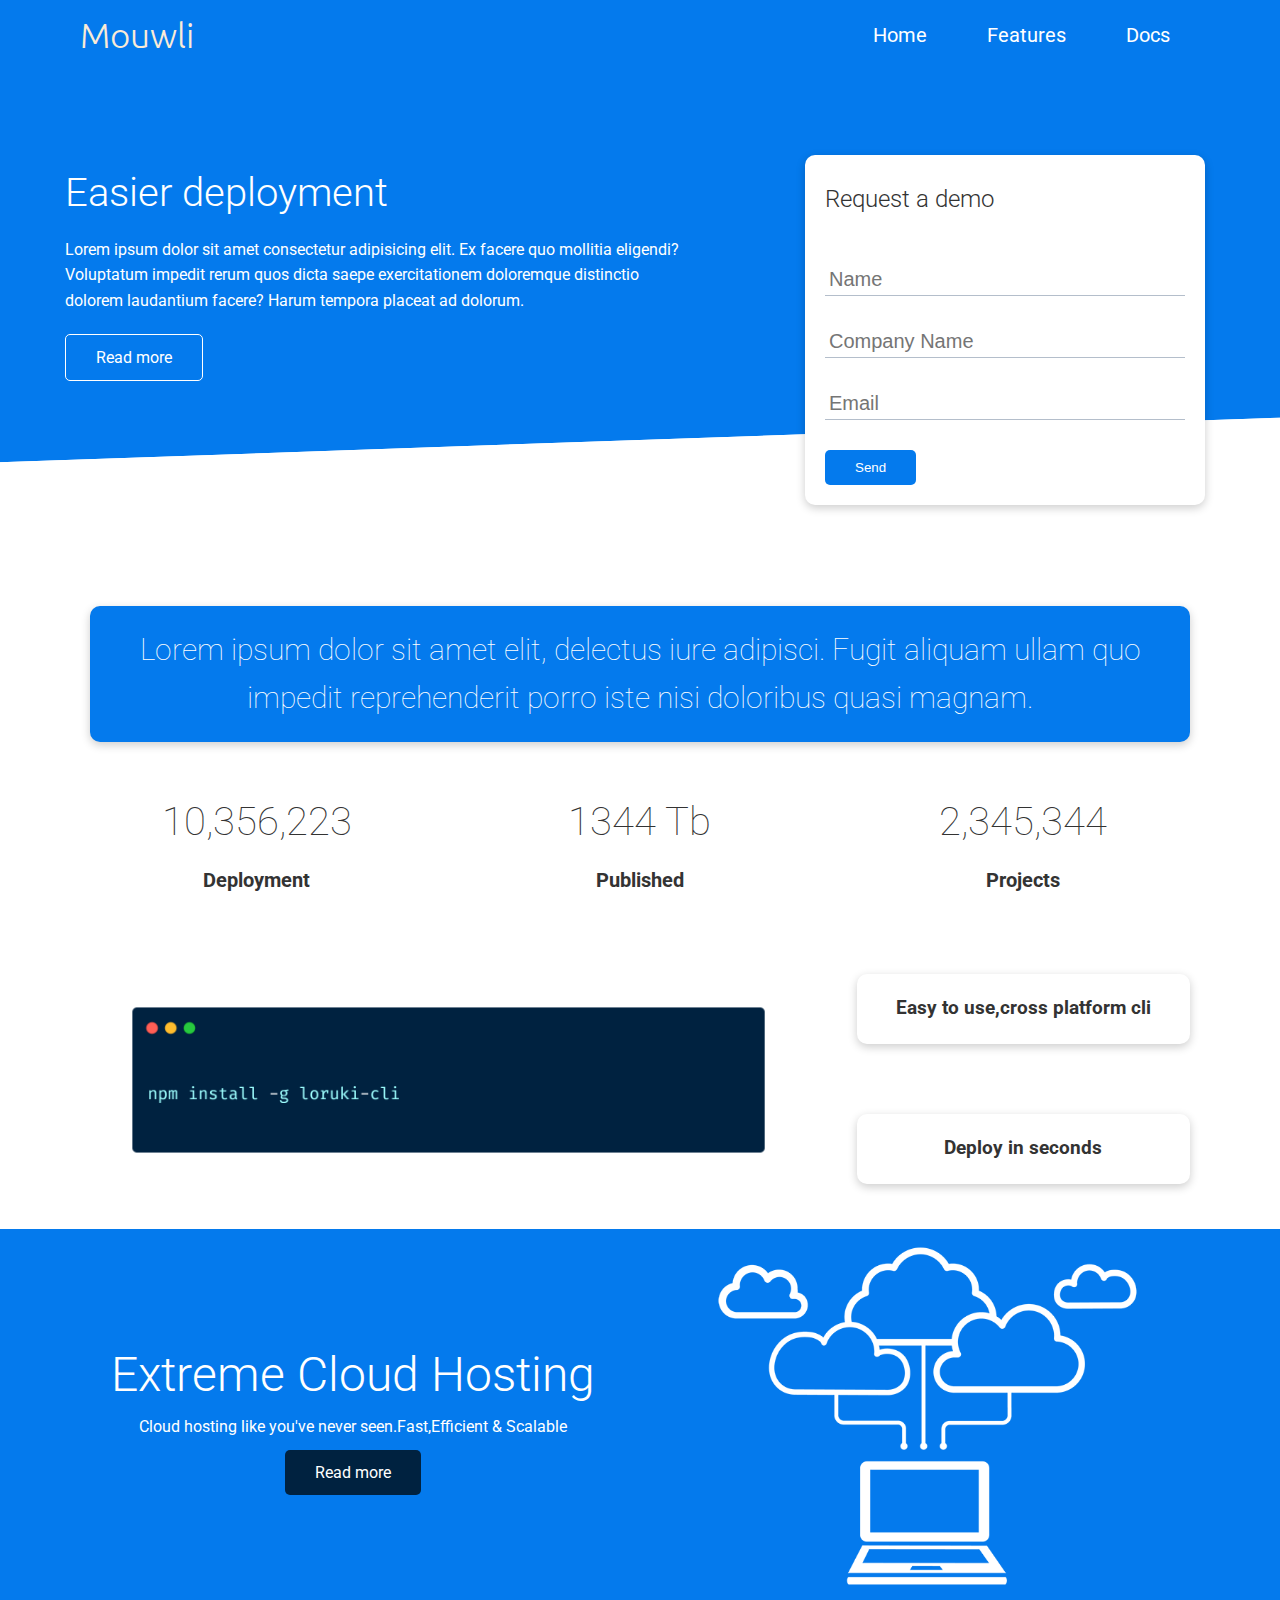
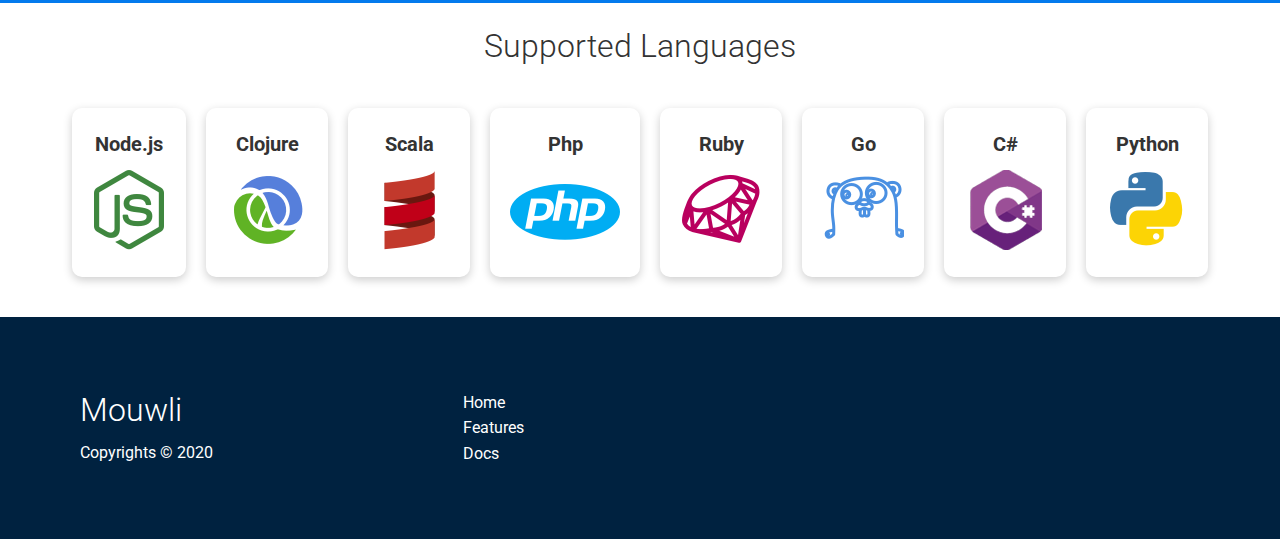
<file: index.html>
<!DOCTYPE html>
<html lang="en">
<head>
    <meta charset="UTF-8">
    <meta name="viewport" content="width=device-width, initial-scale=1.0">
    <link rel="preconnect" href="https://fonts.gstatic.com">
    <link href="https://fonts.googleapis.com/css2?family=Roboto:ital,wght@1,300&family=Ubuntu:ital@1&display=swap" rel="stylesheet">
    <link rel="stylesheet" href="https://cdnjs.cloudflare.com/ajax/libs/font-awesome/5.15.1/css/all.min.css" integrity="sha512-+4zCK9k+qNFUR5X+cKL9EIR+ZOhtIloNl9GIKS57V1MyNsYpYcUrUeQc9vNfzsWfV28IaLL3i96P9sdNyeRssA==" crossorigin="anonymous" />
    <link rel="stylesheet" href="style.css">
    <title>Mouwli</title>
</head>
<body>
    <!-- Navbar -->
    <div class="navbar">
        <div class="container flex">
            <h1 class="logo">Mouwli</h1>
            <nav>
                <ul>
                    <li><a href="index.html">Home</a></li>
                    <li><a href="features.html">Features</a></li>
                    <li><a href="docs.html">Docs</a></li>
                </ul>
            </nav>
        </div>
    </div>
    <!-- Showcase -->
    <section class="showcase">
        <div class="container grid">
            <div class="showcase-text">
                <h1>Easier deployment</h1>
                <p>Lorem ipsum dolor sit amet consectetur adipisicing elit. Ex facere quo mollitia eligendi? Voluptatum impedit rerum quos dicta saepe exercitationem doloremque distinctio dolorem laudantium facere? Harum tempora placeat ad dolorum.</p>
                <a href="features.html" class="btn btn-outline">Read more</a>
            </div>
            <div class="showcase-form card">
                <h2>Request a demo</h2>
                <form name="contact" method="POST" netlify-honeypot="bot-field" data-netlify="true">
                    <input type="hidden" name="form-name" value="contact">
                    <p class="hidden">
                        <label>Don't fill this out if you're human: <input name="bot-field"></label>
                    </p>
                    <div class="form-control">
                        <input type="text" name="name" placeholder="Name" required>
                    </div>
                    <div class="form-control">
                        <input type="text" name="company" placeholder="Company Name" required>
                    </div>
                    <div class="form-control">
                        <input type="text" name="email" placeholder="Email" required>
                    </div>
                    <input type="submit" value="Send" class="btn btn-primary">
                </form>
            </div>
        </div>
    </section>
    <!-- stats -->
    <section class="stats">
        <div class="container">
            <h3 class="stats-heading text-center card">
                Lorem ipsum dolor sit amet elit, delectus iure adipisci. Fugit aliquam ullam quo impedit reprehenderit porro iste nisi doloribus quasi magnam.
            </h3>
            <div class="grid grid-3 text-center my-4">
                <div>
                    <i class="fas fa-server fa-3x"></i>
                    <h3>10,356,223</h3>
                    <p class="text-secondary">Deployment</p>
                </div>
                <div>
                    <i class="fas fa-upload fa-3x"></i>
                    <h3>1344 Tb</h3>
                    <p class="text-secondary">Published</p>
                </div>
                <div>
                    <i class="fas fa-project-diagram fa-3x"></i>
                    <h3>2,345,344</h3>
                    <p class="text-secondary">Projects</p>
                </div>
            </div>
        </div>
    </section>
    <!--Cli -->
    <section class="cli">
        <div class="container grid">
            <img src="images/cli.png" alt="">
            <div class="card">
                <h3 class="text-center">Easy to use,cross platform cli</h3>
            </div>
            <div class="card">
                <h3 class="text-center">Deploy in seconds</h3>
            </div>
        </div>
    </section>
    <!-- Cloud -->
    <section class="cloud bg-primary my-2 py2">
        <div class="container grid">
            <div class="text-center">
                <h2 class="lg">
                    Extreme Cloud Hosting
                </h2>
                <p class="lead my1">Cloud hosting like you've never seen.Fast,Efficient & Scalable</p>
                <a href="features.html" class="btn btn-dark">Read more</a>
            </div>
            <img src="images/cloud.png" alt="">
        </div>
    </section>
    <!-- Languages -->
    <section class="languages">
        <h2 class="md text-center my-2">Supported Languages</h2>
        <div class="container flex">
            <div class="card">
                <h4>Node.js</h4>
                <img src="images/logos/node.png" alt="">
            </div>
            <div class="card">
                <h4>Clojure</h4>
                <img src="images/logos/clojure.png" alt="">
            </div>
            <div class="card">
                <h4>Scala</h4>
                <img src="images/logos/scala.png" alt="">
            </div>
            <div class="card">
                <h4>Php</h4>
                <img src="images/logos/php.png" alt="">
            </div>
            <div class="card">
                <h4>Ruby</h4>
                <img src="images/logos/ruby.png" alt="">
            </div>
            <div class="card">
                <h4>Go</h4>
                <img src="images/logos/go.png" alt="">
            </div>
            <div class="card">
                <h4>C#</h4>
                <img src="images/logos/csharp.png" alt="">
            </div>
            <div class="card">
                <h4>Python</h4>
                <img src="images/logos/python.png" alt="">
            </div>
        </div>
    </section>
    <!-- Footer -->
    <footer class="footer bg-dark py-5">
        <div class="container grid grid-3">
            <div>
                <h1>Mouwli</h1>
                <p>Copyrights &copy 2020</p>
            </div>
            <nav>
                <ul>
                    <li><a href="index.html">Home</a></li>
                    <li><a href="features.html">Features</a></li>
                    <li><a href="docs.html">Docs</a></li>
                </ul>
            </nav>
            <div class="social">
                <a href="#"><i class="fab fa-github fa-2x"></i></a>
                <a href="#"><i class="fab fa-facebook fa-2x"></i></a>
                <a href="#"><i class="fab fa-instagram fa-2x"></i></a>
                <a href="#"><i class="fab fa-twitter fa-2x"></i></a>
            </div>
        </div>
    </footer>
</body>
</html>
</file>
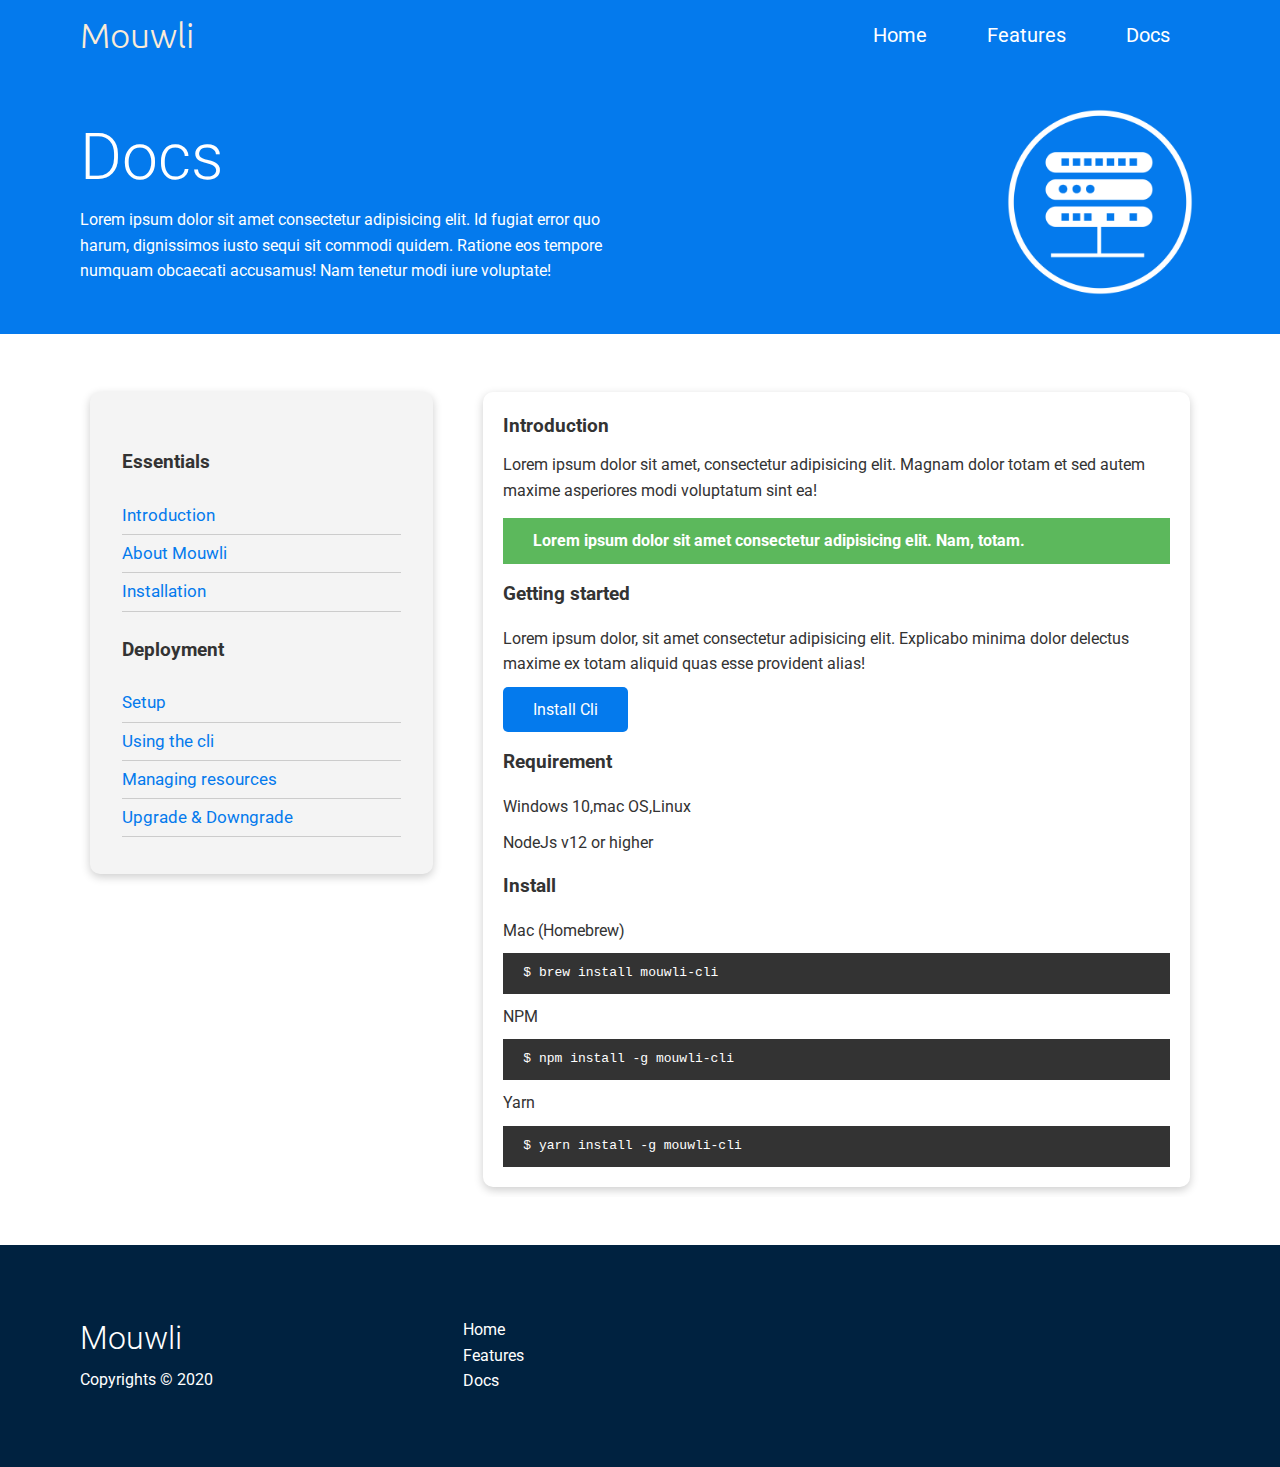
<file: docs.html>
<!DOCTYPE html>
<html lang="en">
<head>
    <meta charset="UTF-8">
    <meta name="viewport" content="width=device-width, initial-scale=1.0">
    <link rel="preconnect" href="https://fonts.gstatic.com">
    <link href="https://fonts.googleapis.com/css2?family=Roboto:ital,wght@1,300&family=Ubuntu:ital@1&display=swap" rel="stylesheet">
    <link rel="stylesheet" href="https://cdnjs.cloudflare.com/ajax/libs/font-awesome/5.15.1/css/all.min.css" integrity="sha512-+4zCK9k+qNFUR5X+cKL9EIR+ZOhtIloNl9GIKS57V1MyNsYpYcUrUeQc9vNfzsWfV28IaLL3i96P9sdNyeRssA==" crossorigin="anonymous" />
    <link rel="stylesheet" href="style.css">
    <title>Mouwli</title>
</head>
<body>
    <!-- Navbar -->
    <div class="navbar">
        <div class="container flex">
            <h1 class="logo">Mouwli</h1>
            <nav>
                <ul>
                    <li><a href="index.html">Home</a></li>
                    <li><a href="features.html">Features</a></li>
                    <li><a href="docs.html">Docs</a></li>
                </ul>
            </nav>
        </div>
    </div>
    <!-- Docs head -->
    <section class="docs-head bg-primary py-3">
        <div class="container grid">
            <div>
                <h1 class="xl">
                    Docs
                </h1>
                <p class="lead">
                    Lorem ipsum dolor sit amet consectetur adipisicing elit. Id fugiat error quo harum, dignissimos iusto sequi sit commodi quidem. Ratione eos tempore numquam obcaecati accusamus! Nam tenetur modi iure voluptate!
                </p>
            </div>
            <img src="images/server.png" alt="">
        </div>
    </section>
    <!-- Docs main -->
    <section class="docs-main my-4">
        <div class="container grid">

            <div class="card bg-light p-3">
                <h3 class="my-2">Essentials</h3>
                <nav>
                    <ul>
                        <li><a href="#" class="text-primary">Introduction</a></li>
                        <li><a href="#" class="text-primary">About Mouwli</a></li>
                        <li><a href="#" class="text-primary">Installation</a></li>
                    </ul>
                </nav>
                <h3 class="my-2">Deployment</h3>
                <nav>
                    <ul>
                        <li><a href="#" class="text-primary">Setup</a></li>
                        <li><a href="#" class="text-primary">Using the cli</a></li>
                        <li><a href="#" class="text-primary">Managing resources</a></li>
                        <li><a href="#" class="text-primary">Upgrade & Downgrade</a></li>
                    </ul>
                </nav>
            </div>

            <div class="card">
                <h3>Introduction</h3>
                <p>Lorem ipsum dolor sit amet, consectetur adipisicing elit. Magnam dolor totam et sed autem maxime asperiores modi voluptatum sint ea!</p>
                <div class="alert alert-success">
                    <i class="fas fa-info"></i>
                    Lorem ipsum dolor sit amet consectetur adipisicing elit. Nam, totam.
                </div>
                <h3 class="my-1">Getting started</h3>
                <p>Lorem ipsum dolor, sit amet consectetur adipisicing elit. Explicabo minima dolor delectus maxime ex totam aliquid quas esse provident alias!</p>
                <a href="#" class="btn btn-primary">Install Cli</a>
                <h3 class="my-1">Requirement</h3>
                <p>Windows 10,mac OS,Linux</p>
                <p>NodeJs v12 or higher</p>
                <h3 class="my-1">Install</h3>
                <p>Mac (Homebrew)</p>
                <pre><code>$ brew install mouwli-cli</code></pre>
                <p>NPM</p>
                <pre><code>$ npm install -g mouwli-cli</code></pre>
                <p>Yarn</p>
                <pre><code>$ yarn install -g mouwli-cli</code></pre>
            </div>
        </div>
    </section>
    <!-- Footer -->
    <footer class="footer bg-dark py-5">
        <div class="container grid grid-3">
            <div>
                <h1>Mouwli</h1>
                <p>Copyrights &copy 2020</p>
            </div>
            <nav>
                <ul>
                    <li><a href="index.html">Home</a></li>
                    <li><a href="features.html">Features</a></li>
                    <li><a href="docs.html">Docs</a></li>
                </ul>
            </nav>
            <div class="social">
                <a href="#"><i class="fab fa-github fa-2x"></i></a>
                <a href="#"><i class="fab fa-facebook fa-2x"></i></a>
                <a href="#"><i class="fab fa-instagram fa-2x"></i></a>
                <a href="#"><i class="fab fa-twitter fa-2x"></i></a>
            </div>
        </div>
    </footer>
</body>
</html>
</file>
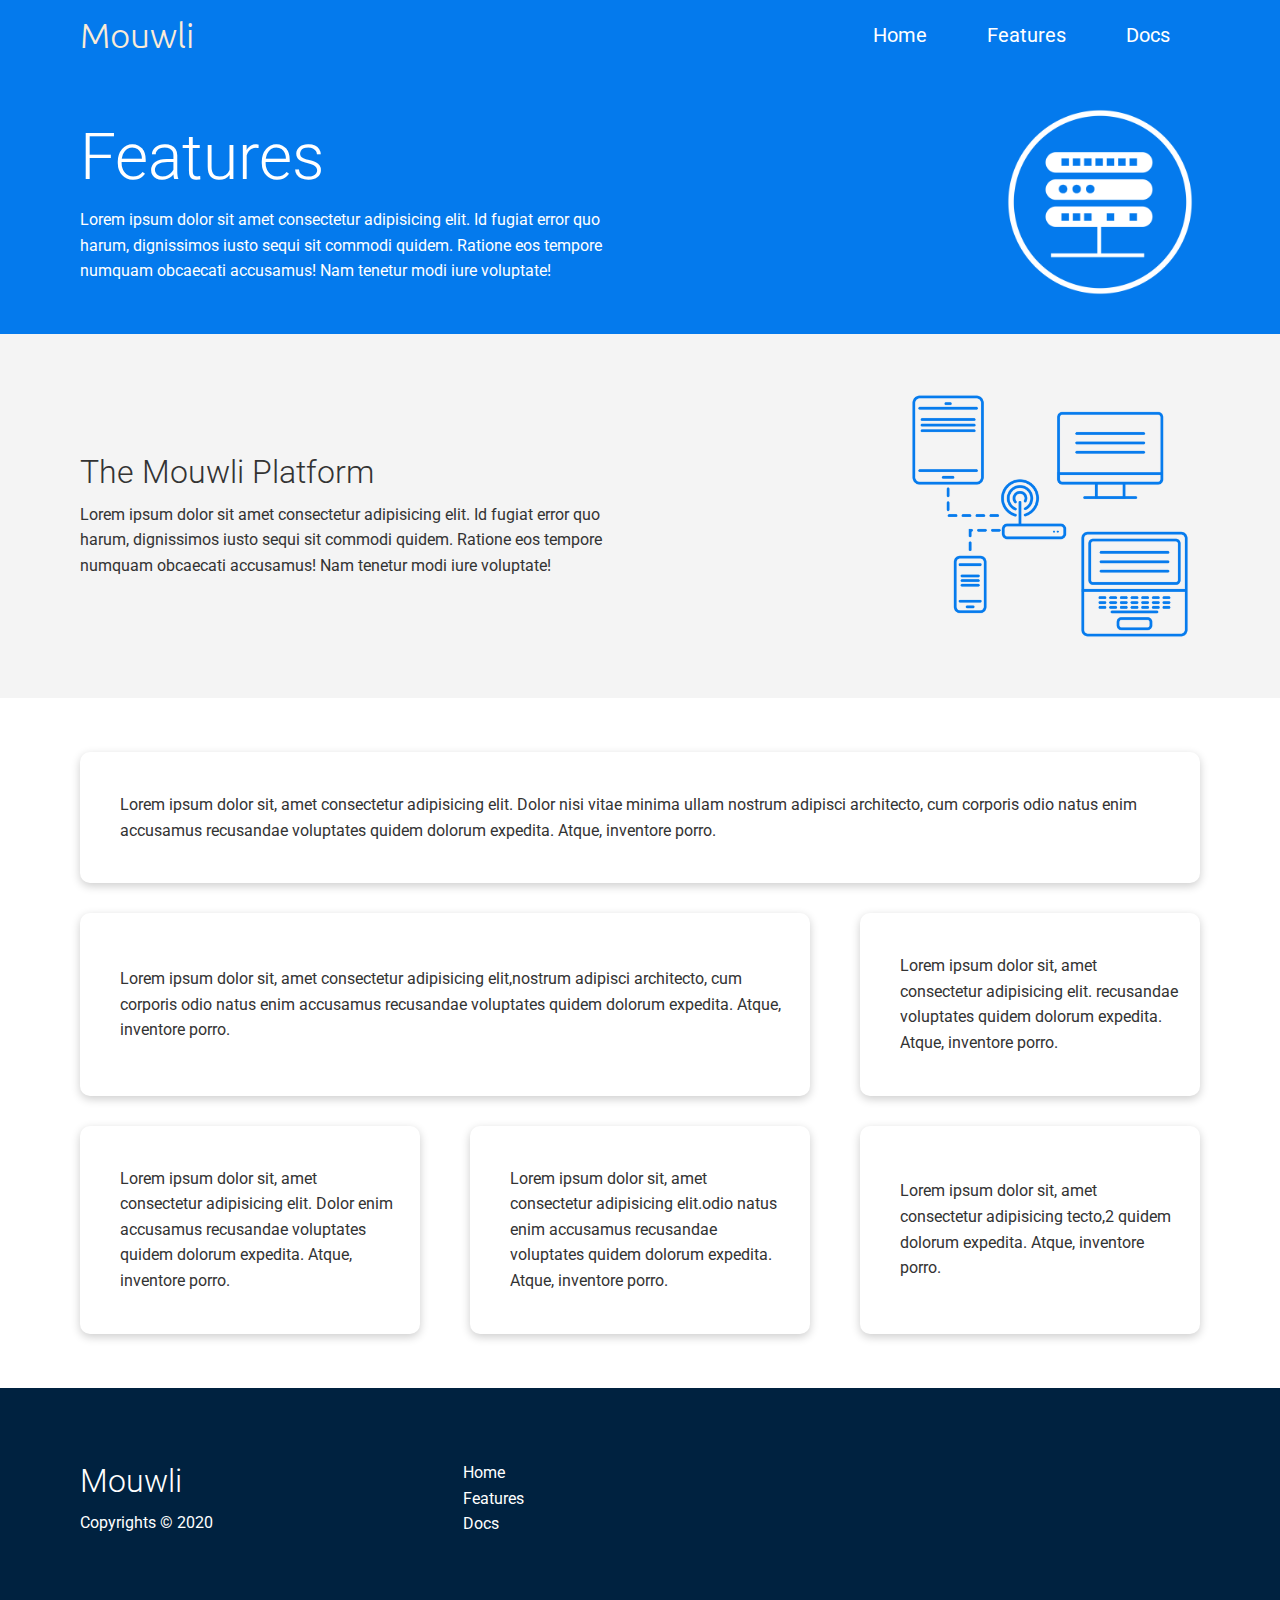
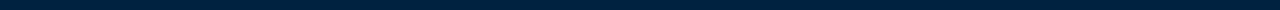
<file: features.html>
<!DOCTYPE html>
<html lang="en">
<head>
    <meta charset="UTF-8">
    <meta name="viewport" content="width=device-width, initial-scale=1.0">
    <link rel="preconnect" href="https://fonts.gstatic.com">
    <link href="https://fonts.googleapis.com/css2?family=Roboto:ital,wght@1,300&family=Ubuntu:ital@1&display=swap" rel="stylesheet">
    <link rel="stylesheet" href="https://cdnjs.cloudflare.com/ajax/libs/font-awesome/5.15.1/css/all.min.css" integrity="sha512-+4zCK9k+qNFUR5X+cKL9EIR+ZOhtIloNl9GIKS57V1MyNsYpYcUrUeQc9vNfzsWfV28IaLL3i96P9sdNyeRssA==" crossorigin="anonymous" />
    <link rel="stylesheet" href="style.css">
    <title>Mouwli</title>
</head>
<body>
    <!-- Navbar -->
    <div class="navbar">
        <div class="container flex">
            <h1 class="logo">Mouwli</h1>
            <nav>
                <ul>
                    <li><a href="index.html">Home</a></li>
                    <li><a href="features.html">Features</a></li>
                    <li><a href="docs.html">Docs</a></li>
                </ul>
            </nav>
        </div>
    </div>
    <!-- Feature head -->
    <section class="feature-head bg-primary py-3">
        <div class="container grid">
            <div>
                <h1 class="xl">
                    Features
                </h1>
                <p class="lead">
                    Lorem ipsum dolor sit amet consectetur adipisicing elit. Id fugiat error quo harum, dignissimos iusto sequi sit commodi quidem. Ratione eos tempore numquam obcaecati accusamus! Nam tenetur modi iure voluptate!
                </p>
            </div>
            <img src="images/server.png" alt="">
        </div>
    </section>
    <!-- Feature sub-head -->
    <section class="feature-sub-head bg-light py-3">
        <div class="container grid">
            <div>
                <h1 class="md">
                    The Mouwli Platform
                </h1>
                <p>
                    Lorem ipsum dolor sit amet consectetur adipisicing elit. Id fugiat error quo harum, dignissimos iusto sequi sit commodi quidem. Ratione eos tempore numquam obcaecati accusamus! Nam tenetur modi iure voluptate!
                </p>
            </div>
            <img src="images/server2.png" alt="">
        </div>
    </section>
    <!-- Feature main -->
    <section class="feature-main my-2">
        <div class="container grid grid-3">
            <div class="card flex">
                <i class="fas fa-server fa-3x"></i>
                <p>Lorem ipsum dolor sit, amet consectetur adipisicing elit. Dolor nisi vitae minima ullam nostrum adipisci architecto, cum corporis odio natus enim accusamus recusandae voluptates quidem dolorum expedita. Atque, inventore porro.</p>
            </div>
            <div class="card flex">
                <i class="fas fa-upload fa-3x"></i>
                <p>Lorem ipsum dolor sit, amet consectetur adipisicing elit,nostrum adipisci architecto, cum corporis odio natus enim accusamus recusandae voluptates quidem dolorum expedita. Atque, inventore porro.</p>
            </div>
            <div class="card flex">
                <i class="fas fa-power-off fa-3x"></i>
                <p>Lorem ipsum dolor sit, amet consectetur adipisicing elit. recusandae voluptates quidem dolorum expedita. Atque, inventore porro.</p>
            </div>
            <div class="card flex">
                <i class="fas fa-database fa-3x"></i>
                <p>Lorem ipsum dolor sit, amet consectetur adipisicing elit. Dolor enim accusamus recusandae voluptates quidem dolorum expedita. Atque, inventore porro.</p>
            </div>
            <div class="card flex">
                <i class="fas fa-laptop fa-3x"></i>
                <p>Lorem ipsum dolor sit, amet consectetur adipisicing elit.odio natus enim accusamus recusandae voluptates quidem dolorum expedita. Atque, inventore porro.</p>
            </div>
            <div class="card flex">
                <i class="fas fa-download fa-3x"></i>
                <p>Lorem ipsum dolor sit, amet consectetur adipisicing tecto,2 quidem dolorum expedita. Atque, inventore porro.</p>
            </div>
        </div>
    </section>
    <!-- Footer -->
    <footer class="footer bg-dark py-5">
        <div class="container grid grid-3">
            <div>
                <h1>Mouwli</h1>
                <p>Copyrights &copy 2020</p>
            </div>
            <nav>
                <ul>
                    <li><a href="index.html">Home</a></li>
                    <li><a href="features.html">Features</a></li>
                    <li><a href="docs.html">Docs</a></li>
                </ul>
            </nav>
            <div class="social">
                <a href="#"><i class="fab fa-github fa-2x"></i></a>
                <a href="#"><i class="fab fa-facebook fa-2x"></i></a>
                <a href="#"><i class="fab fa-instagram fa-2x"></i></a>
                <a href="#"><i class="fab fa-twitter fa-2x"></i></a>
            </div>
        </div>
    </footer>
</body>
</html>
</file>
<file: style.css>
:root{
    --primary-color:#047aed;
    --secondary-color:#1c3fa8;
    --dark-color:#002240;
    --light-color:#f4f4f4;
    --success-color:#5cb85c;
    --error-color:#d9534f;
}
*{
    box-sizing: border-box;
    padding: 0;
    margin: 0;
}

body{
    font-family: 'Roboto', sans-serif;
    color: #333;
    line-height: 1.6;
}

ul{
    list-style-type: none;
}

a{
    text-decoration: none;
    color: #333;
}

h1,h2{
    font-weight: 300;
    line-height: 1.2;
    margin: 10px 0; 
}

p{
    margin: 10px 0;
}

img{
    width: 100%;
}

pre,code{
    background-color: #333;
    color: #fff;
    padding: 10px;
}

.hidden{
    visibility: hidden;
    height: 0;
}
/* Navbar */
.navbar{
    background-color: var(--primary-color);
    color: antiquewhite;
    height: 70px;
}
.navbar h1{
    font-family: 'Ubuntu' , sans-serif;
    font-size: 35px;
}
.navbar .flex{
    justify-content: space-between;
}

.navbar ul{
    display: flex;
}

.navbar li{
    font-size: 20px;
}
.navbar a{
    color: #ffffff;
    padding: 10px;
    margin: 0 20px;
}

.navbar a:hover{
    border-bottom: 2px white solid;
}
/* Showcase */
.showcase{
    background-color: var(--primary-color);
    height: 400px;
    color: #fff;
    position: relative;
}

.showcase h1{
    font-size: 40px;
}

.showcase p{
    margin: 20px 0;
}

.showcase .grid{
    grid-template-columns: 55% 45%;
    overflow: visible;
}

.showcase-text{
    animation: slideInFromLeft 1s ease-in;
}

.showcase-form{
    position: relative;
    top: 60px;
    height: 350px;
    width: 400px;
    padding: 40px;
    z-index: 100;
    justify-self: flex-end;
    animation: slideInFromRight 1s ease-in;
}

.showcase-form .form-control{
    margin: 30px 0;
}

.showcase-form input[type="text"],
.showcase-form input[type="email"]{
    font-size: 20px;
    border: none;
    border-bottom: 1px solid #b4becb;
    width: 100%;
    padding: 4px;
}

.showcase-form input:focus{
    outline: none;
}

.showcase::before,
.showcase::after{
    content: '';
    position: absolute;
    height: 100px;
    bottom: -70px;
    right: 0;
    left: 0;
    background-color:#fff;
    transform: skewY(-2deg);
}

/* Stats */

.stats{
    padding-top: 120px;
    animation: slideInFromBottom 1s ease-in;
}

.stats .stats-heading{
    max-width: 1100px;
    font-size: 30px;
    font-weight: lighter;
    margin:1rem auto;
    background-color: var(--primary-color);
    color: #fff;
}

.stats .grid h3{
    font-size: 40px;
    font-weight: lighter;
}

.stats .grid p{
    font-size: 20px;
    font-weight: bold;
}

/* Cli */

.cli .grid{
    grid-template-columns: repeat(3,1fr);
    grid-template-rows: repeat(2,1fr);
}

.cli .grid img{
    grid-column: 1/span 2;
    grid-row: 1/span 2;
}

/* Cloud */

.cloud.grid{
    grid-template-columns: 4fr 3fr;
}

/* languages */

.languages .card{
    text-align: center;
    margin: 18px 10px 40px;
    transition: transform 0.2s ease-in;
}

.languages .flex{
    flex-wrap: wrap;
    padding: 0 20px;
}

.languages .card h4{
    font-size: 20px;
    margin-bottom: 10px;
}

.languages .card:hover{
    transform: translateY(-15px);
}

/* Footer */
.footer .social a{
    margin: 0 10px;
}

/* Feature head & Sub-head */

.feature-head img,.docs-head img{
    width: 200px;
    justify-self: flex-end;
}

.feature-sub-head img{
    width: 300px;
    justify-self: flex-end;
}

/* Features main */

.feature-main .card i{
    margin-right: 20px;
}

.feature-main .grid{
    padding: 30px;
}

.feature-main .grid > *:first-child{
    grid-column: 1/span 3;
}

.feature-main .grid > *:nth-child(2){
    grid-column: 1/span 2;
}

/* docs */

.docs-main .grid{
    grid-template-columns: 1fr 2fr;
    align-items: flex-start;
}

.docs-main nav li{
    font-size: 17px;
    padding-bottom: 5px;
    margin-bottom: 5px;
    border-bottom: 1px #ccc solid;
}

.docs-main a:hover{
    font-weight: bold;
}

/* Animation */

@keyframes slideInFromLeft{
    0%{
        transform: translateX(-100%);
    }
    100%{
        transform: translateX(0);
    }
}

@keyframes slideInFromRight{
    0%{
        transform: translateX(100%);
    }
    100%{
        transform: translateX(0);
    }
}

@keyframes slideInFromTop{
    0%{
        transform: translateY(-100%);
    }
    100%{
        transform: translateX(0);
    }
}

@keyframes slideInFromBottom{
    0%{
        transform: translateY(100%);
    }
    100%{
        transform: translateX(0);
    }
}
/* Utilities (We can use it all around the website) */
.container{
    max-width: 1200px;
    margin: 0 auto;
    overflow: auto;
    padding: 0 40px;
}

.card{
    background-color: #fff;
    color: #333;
    border-radius: 10px;
    box-shadow: 0 3px 10px rgba(0, 0, 0, 0.2);
    padding: 20px;
    margin: 10px;
}

.btn{
    display: inline-block;
    padding: 10px 30px;
    cursor: pointer;
    background-color: var(--primary-color);
    color: #fff;
    border: none;
    border-radius: 5px;
}

.btn-outline{
    background-color: transparent;
    border: 1px #fff solid;
}

.btn:hover{
    transform: scale(0.97);
}

.flex{
    display: flex;
    justify-content: center;
    align-items: center;
    height: 100%;
}

.grid{
    display: grid;
    grid-template-columns: repeat(2,1fr);
    gap: 30px;
    justify-content: center;
    align-items: center;
    height: 100%;
}

.grid-3{
    grid-template-columns: repeat(3,1fr);
}

.text-center{
    text-align: center;
}

.bg-primary,
.btn-primary{
    background-color: var(--primary-color);
    color: #fff;
}
.bg-secondary,
.btn-secondary{
    background-color: var(--secondary-color);
    color: #fff;
}
.bg-dark,
.btn-dark{
    background-color: var(--dark-color);
    color: #fff;
}
.bg-light,
.btn-light{
    background-color: var(--light-color);
    color: #333;
}

.bg-primary a,
.btn-primary a,
.bg-secondary a,
.btn-secondary a,
.bg-dark a,
.btn-dark a{
    color: #fff;
}

.text-primary{
    color: var(--primary-color);
}

.alert{
    background-color: var(--light-color);
    padding: 10px 20px;
    font-weight: bold;
    margin: 15px 0;
}

.alert i{
    margin-right: 10px;
}

.alert-success{
    background-color: var(--success-color);
    color: #fff;
}

.alert-error{
    background-color: var(--error-color);
    color: #fff;
}

/* Text sizes */
.lead{
    font-size: 16px;
}

.sm{
    font-size: 1rem;
}

.md{
    font-size: 2rem;
}

.lg{
    font-size: 3rem;
}

.xl{
    font-size: 4rem;
}

/* margin (top & bottom) */
.my-1{
    margin: 1rem 0;
}

.my-2{
    margin: 1.5rem 0;
}

.my-3{
    margin: 2rem 0;
}

.my-4{
    margin: 3rem 0;
}

.my-5{
    margin: 4rem 0;
}
/* margin(all sides) */
.m-1{
    margin: 1rem;
}

.m-2{
    margin: 1.5rem;
}

.m-3{
    margin: 2rem;
}

.m-4{
    margin: 3rem;
}

.m-5{
    padding: 4rem;
}
/* padding(top & bottom) */
.py-1{
    padding: 1rem 0;
}

.py-2{
    padding: 1.5rem 0;
}

.py-3{
    padding: 2rem 0;
}

.py-4{
    padding: 3rem 0;
}

.py-5{
    padding: 4rem 0;
}
/* padding(all sides) */
.p-1{
    padding: 1rem;
}

.p-2{
    padding: 1.5rem;
}

.p-3{
    padding: 2rem;
}

.p-4{
    padding: 3rem;
}

.p-5{
    padding: 4rem;
}

/* Media queries */

/* Tablets  */

@media (max-width:768px){
   .grid,
   .showcase .grid,
   .cli .grid,
   .cloud .grid,
   .stats .grid,
   .feature-main .grid,
   .docs-main .grid{
        grid-template-columns: 1fr;
        grid-template-rows: 1fr;
   }

   .showcase{
       height: auto;
   }

   .showcase-text{
       text-align: center;
       margin-top: 40px;
   }

   .showcase-form{
       justify-self: center;
       margin: auto;
   }

   .cli .grid img{
    grid-column: 1;
    grid-row: 1;
}

    .feature-head,
    .feature-sub-head,
    .docs-head{
        text-align: center;
    }

    .feature-head img,
    .feature-sub-head img,
    .docs-head img{
       justify-self: center;
    }
    
    .feature-main .grid > *:first-child,
    .feature-main .grid > *:nth-child(2){
        grid-column: 1;
    }
    
}

/*  Mobiles */

@media (max-width:500px){
   .navbar{
       height: 140px;
   }

   .navbar .flex{
       flex-direction: column;
       overflow-y: hidden;
   }

   .navbar .flex ul{
       padding: 10px;
       background-color: rgba(0, 0, 0, 0.1);
   }

   .navbar .flex li{
       font-size: 15px;
   }

   .showcase p{
       font-size: 15px;
       margin: 20px 15px;
   }

   .showcase-form{
    width: 350px;
}
}

/* Small size mobiles */

@media (max-width:350px){
    .navbar .flex li{
        font-size: 13px;
    }

    .showcase h1{
        font-size: 36px;
    }

    .showcase-form{
        width: 300px;
    }

    .stats .stats-heading{
        font-size: 20px;
    }

}
</file>
